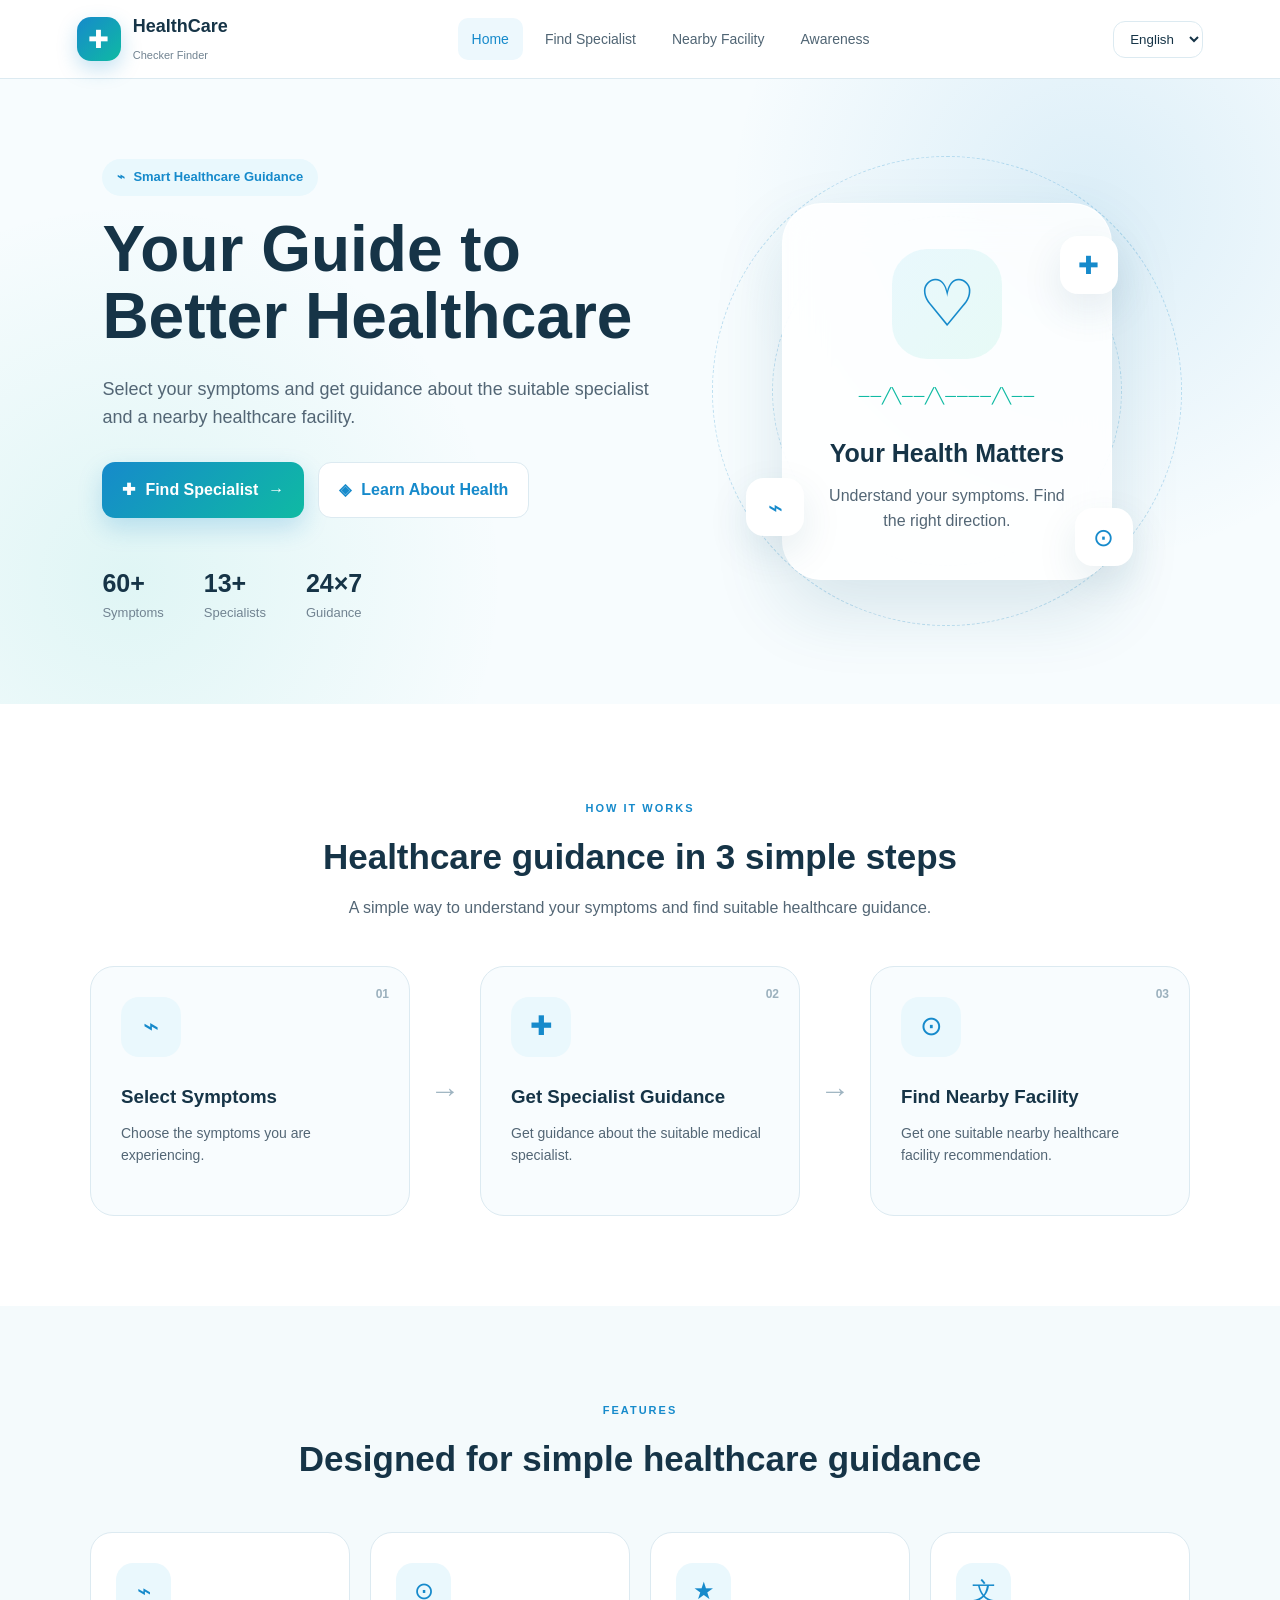
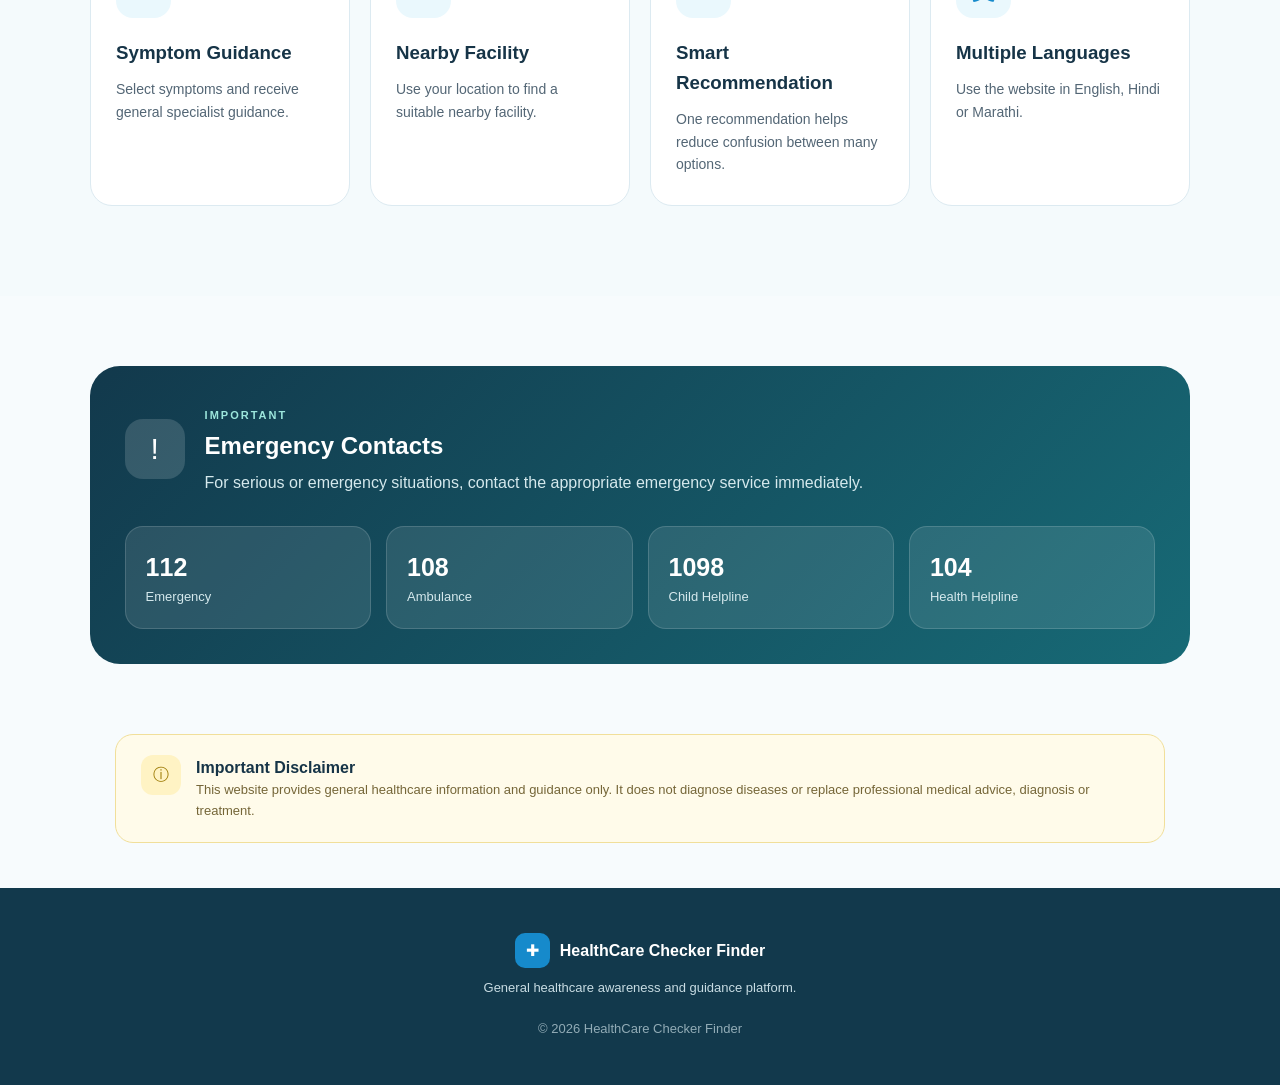
<file: index.html>
<!DOCTYPE html>
<html lang="en">
<head>
    <meta charset="UTF-8">
    <meta name="viewport" content="width=device-width, initial-scale=1.0">
    <title>Health Checker Finder</title>
    <link rel="stylesheet" href="style.css">
</head>

<body>

<header class="navbar">
    <div class="logo">
        <span class="logo-symbol">✚</span>
        <div>
            <strong>HealthCare</strong>
            <small>Checker Finder</small>
        </div>
    </div>

    <nav>
        <a href="index.html" class="active" data-i18n="navHome">Home</a>
        <a href="specialist.html" data-i18n="navSpecialist">Find Specialist</a>
        <a href="facilities.html" data-i18n="navFacilities">Nearby Facility</a>
        <a href="awareness.html" data-i18n="navAwareness">Awareness</a>
    </nav>

    <select id="languageSelect" class="language-select">
        <option value="en">English</option>
        <option value="hi">हिन्दी</option>
        <option value="mr">मराठी</option>
    </select>
</header>


<main>

    <section class="hero">

        <div class="hero-content">

            <div class="hero-badge">
                <span>⌁</span>
                <span data-i18n="heroBadge">Smart Healthcare Guidance</span>
            </div>

            <h1 data-i18n="heroTitle">
                Your Guide to
                <span>Better Healthcare</span>
            </h1>

            <p data-i18n="heroText">
                Select your symptoms and get guidance about the suitable
                specialist and a nearby healthcare facility.
            </p>

            <div class="hero-buttons">
                <a href="specialist.html" class="primary-btn">
                    <span>✚</span>
                    <span data-i18n="findSpecialist">Find Specialist</span>
                    <span>→</span>
                </a>

                <a href="awareness.html" class="secondary-btn">
                    <span>◈</span>
                    <span data-i18n="learnHealth">Learn About Health</span>
                </a>
            </div>

            <div class="hero-stats">

                <div>
                    <strong>60+</strong>
                    <span data-i18n="symptoms">Symptoms</span>
                </div>

                <div>
                    <strong>13+</strong>
                    <span data-i18n="specialists">Specialists</span>
                </div>

                <div>
                    <strong>24×7</strong>
                    <span data-i18n="guidance">Guidance</span>
                </div>

            </div>

        </div>


        <div class="hero-visual">

            <div class="health-orbit orbit-one"></div>
            <div class="health-orbit orbit-two"></div>

            <div class="health-card-main">

                <div class="heart-symbol">♡</div>

                <div class="pulse-line">
                    ──╱╲──╱╲────╱╲──
                </div>

                <h3 data-i18n="healthFirst">Your Health Matters</h3>

                <p data-i18n="healthFirstText">
                    Understand your symptoms. Find the right direction.
                </p>

            </div>

            <div class="floating-symbol symbol-one">✚</div>
            <div class="floating-symbol symbol-two">⌁</div>
            <div class="floating-symbol symbol-three">⊙</div>

        </div>

    </section>


    <section class="steps-section">

        <div class="section-heading">
            <span class="section-tag">HOW IT WORKS</span>

            <h2 data-i18n="howTitle">
                Healthcare guidance in 3 simple steps
            </h2>

            <p data-i18n="howText">
                A simple way to understand your symptoms and find suitable healthcare guidance.
            </p>
        </div>


        <div class="steps-container">

            <div class="step-card">
                <div class="step-number">01</div>
                <div class="step-icon">⌁</div>
                <h3 data-i18n="step1Title">Select Symptoms</h3>
                <p data-i18n="step1Text">
                    Choose the symptoms you are experiencing.
                </p>
            </div>


            <div class="step-arrow">→</div>


            <div class="step-card">
                <div class="step-number">02</div>
                <div class="step-icon">✚</div>
                <h3 data-i18n="step2Title">Get Specialist Guidance</h3>
                <p data-i18n="step2Text">
                    Get guidance about the suitable medical specialist.
                </p>
            </div>


            <div class="step-arrow">→</div>


            <div class="step-card">
                <div class="step-number">03</div>
                <div class="step-icon">⊙</div>
                <h3 data-i18n="step3Title">Find Nearby Facility</h3>
                <p data-i18n="step3Text">
                    Get one suitable nearby healthcare facility recommendation.
                </p>
            </div>

        </div>

    </section>


    <section class="features-section">

        <div class="section-heading">
            <span class="section-tag">FEATURES</span>

            <h2 data-i18n="featureTitle">
                Designed for simple healthcare guidance
            </h2>
        </div>


        <div class="feature-grid">

            <div class="feature-card">
                <div class="feature-icon">⌁</div>
                <h3 data-i18n="feature1Title">Symptom Guidance</h3>
                <p data-i18n="feature1Text">
                    Select symptoms and receive general specialist guidance.
                </p>
            </div>


            <div class="feature-card">
                <div class="feature-icon">⊙</div>
                <h3 data-i18n="feature2Title">Nearby Facility</h3>
                <p data-i18n="feature2Text">
                    Use your location to find a suitable nearby facility.
                </p>
            </div>


            <div class="feature-card">
                <div class="feature-icon">★</div>
                <h3 data-i18n="feature3Title">Smart Recommendation</h3>
                <p data-i18n="feature3Text">
                    One recommendation helps reduce confusion between many options.
                </p>
            </div>


            <div class="feature-card">
                <div class="feature-icon">文</div>
                <h3 data-i18n="feature4Title">Multiple Languages</h3>
                <p data-i18n="feature4Text">
                    Use the website in English, Hindi or Marathi.
                </p>
            </div>

        </div>

    </section>


    <section class="emergency-section">

        <div class="emergency-content">

            <div class="emergency-symbol">!</div>

            <div>
                <span class="section-tag">IMPORTANT</span>

                <h2 data-i18n="emergencyTitle">
                    Emergency Contacts
                </h2>

                <p data-i18n="emergencyText">
                    For serious or emergency situations, contact the appropriate emergency service immediately.
                </p>
            </div>

        </div>


        <div class="emergency-grid">

            <div class="emergency-card">
                <strong>112</strong>
                <span data-i18n="emergency112">Emergency</span>
            </div>

            <div class="emergency-card">
                <strong>108</strong>
                <span data-i18n="emergency108">Ambulance</span>
            </div>

            <div class="emergency-card">
                <strong>1098</strong>
                <span data-i18n="childHelpline">Child Helpline</span>
            </div>

            <div class="emergency-card">
                <strong>104</strong>
                <span data-i18n="medicalHelpline">Health Helpline</span>
            </div>

        </div>

    </section>


    <section class="disclaimer">

        <div class="disclaimer-symbol">ⓘ</div>

        <div>
            <strong data-i18n="disclaimerTitle">
                Important Disclaimer
            </strong>

            <p data-i18n="disclaimerText">
                This website provides general healthcare information and guidance only.
                It does not diagnose diseases or replace professional medical advice,
                diagnosis or treatment.
            </p>
        </div>

    </section>

</main>


<footer>

    <div class="footer-logo">
        <span>✚</span>
        <strong>HealthCare Checker Finder</strong>
    </div>

    <p data-i18n="footerText">
        General healthcare awareness and guidance platform.
    </p>

    <p class="copyright">
        © 2026 HealthCare Checker Finder
    </p>

</footer>


<script src="script.js"></script>

</body>
</html>
</file>
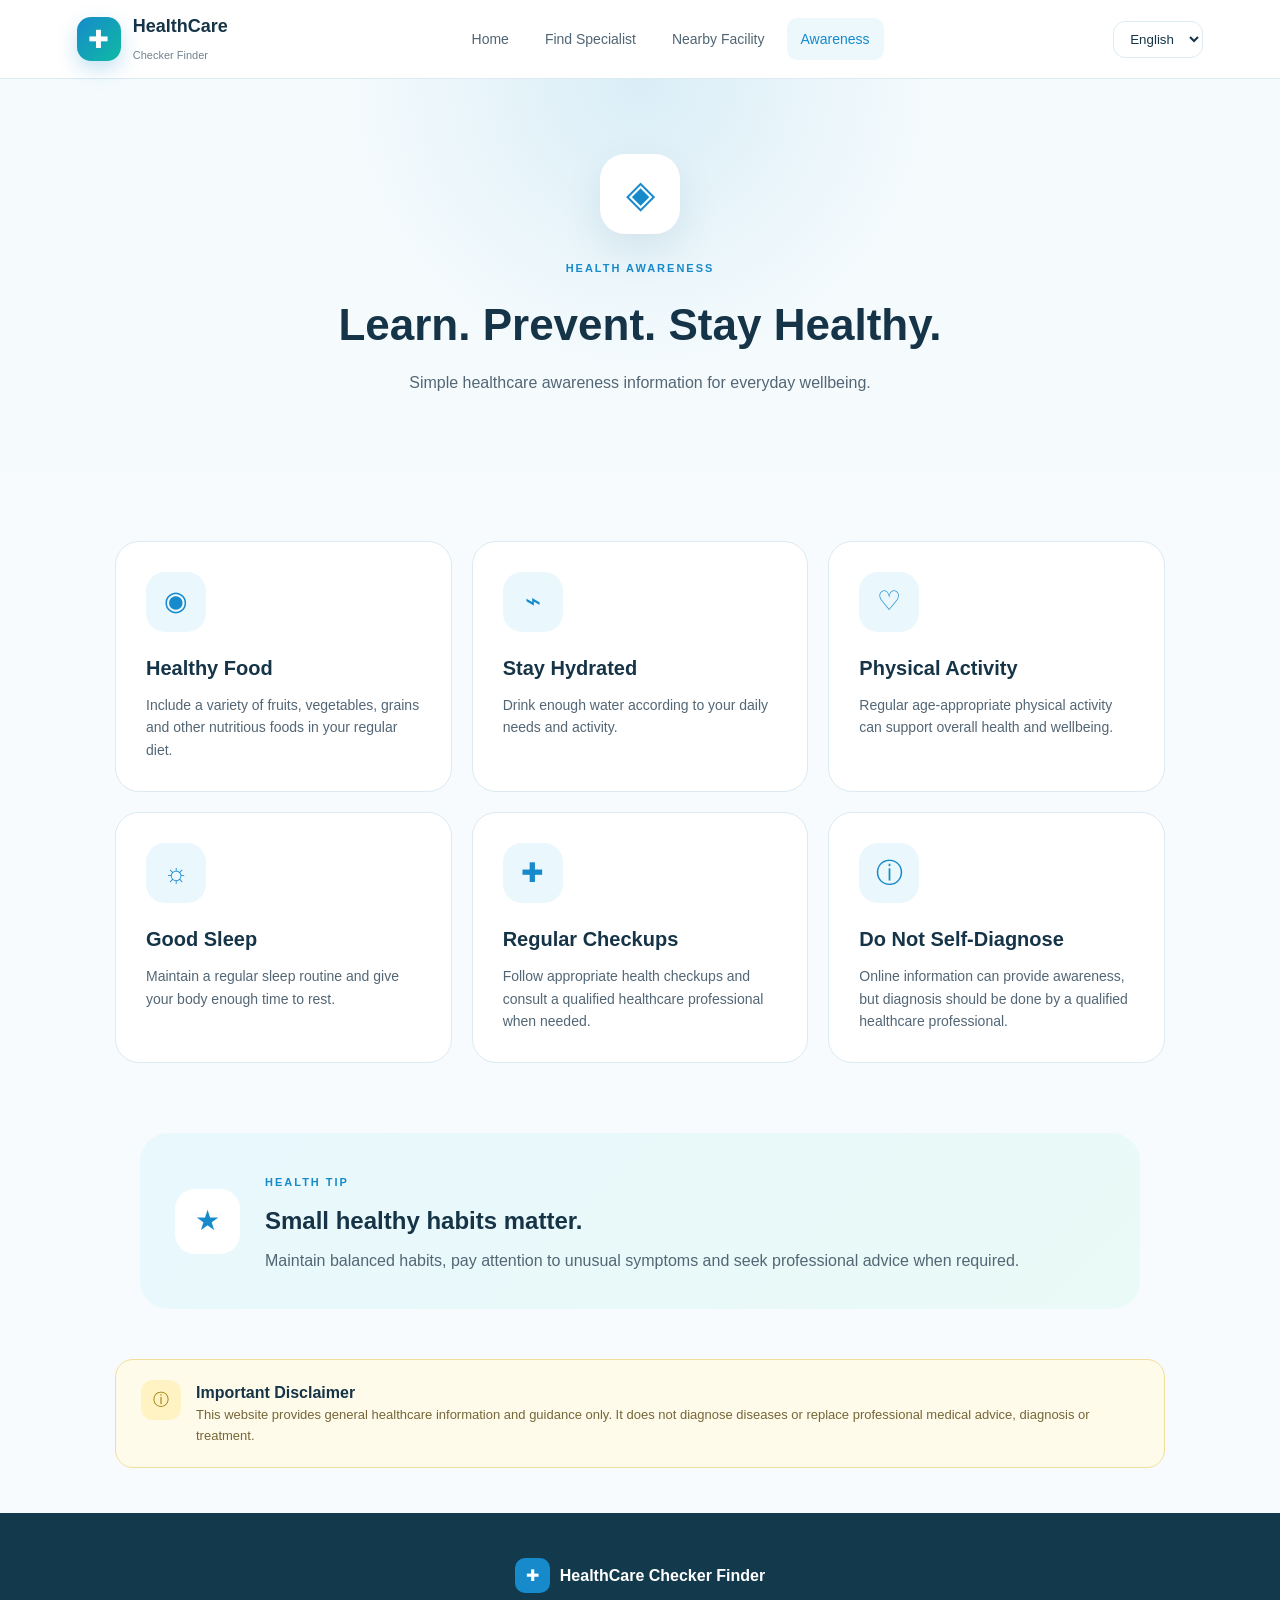
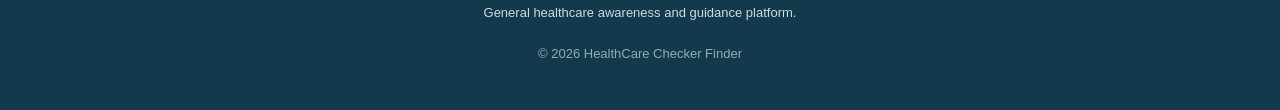
<file: awareness.html>
<!DOCTYPE html>
<html lang="en">

<head>

    <meta charset="UTF-8">

    <meta name="viewport"
          content="width=device-width, initial-scale=1.0">

    <title>Health Awareness | HealthCare Checker Finder</title>

    <link rel="stylesheet" href="style.css">

</head>


<body>

<header class="navbar">

    <div class="logo">

        <span class="logo-symbol">✚</span>

        <div>
            <strong>HealthCare</strong>
            <small>Checker Finder</small>
        </div>

    </div>


    <nav>

        <a href="index.html"
           data-i18n="navHome">
           Home
        </a>

        <a href="specialist.html"
           data-i18n="navSpecialist">
           Find Specialist
        </a>

        <a href="facilities.html"
           data-i18n="navFacilities">
           Nearby Facility
        </a>

        <a href="awareness.html"
           class="active"
           data-i18n="navAwareness">
           Awareness
        </a>

    </nav>


    <select id="languageSelect"
            class="language-select">

        <option value="en">English</option>

        <option value="hi">हिन्दी</option>

        <option value="mr">मराठी</option>

    </select>

</header>


<main>

<section class="page-hero">

    <div class="page-hero-symbol">
        ◈
    </div>

    <span class="section-tag">
        HEALTH AWARENESS
    </span>

    <h1 data-i18n="awarenessTitle">
        Learn. Prevent. Stay Healthy.
    </h1>

    <p data-i18n="awarenessText">
        Simple healthcare awareness information for everyday wellbeing.
    </p>

</section>


<section class="awareness-grid">


    <div class="awareness-card">

        <div class="awareness-icon">
            ◉
        </div>

        <h2 data-i18n="awareness1Title">
            Healthy Food
        </h2>

        <p data-i18n="awareness1Text">
            Include a variety of fruits, vegetables, grains and other
            nutritious foods in your regular diet.
        </p>

    </div>


    <div class="awareness-card">

        <div class="awareness-icon">
            ⌁
        </div>

        <h2 data-i18n="awareness2Title">
            Stay Hydrated
        </h2>

        <p data-i18n="awareness2Text">
            Drink enough water according to your daily needs and activity.
        </p>

    </div>


    <div class="awareness-card">

        <div class="awareness-icon">
            ♡
        </div>

        <h2 data-i18n="awareness3Title">
            Physical Activity
        </h2>

        <p data-i18n="awareness3Text">
            Regular age-appropriate physical activity can support
            overall health and wellbeing.
        </p>

    </div>


    <div class="awareness-card">

        <div class="awareness-icon">
            ☼
        </div>

        <h2 data-i18n="awareness4Title">
            Good Sleep
        </h2>

        <p data-i18n="awareness4Text">
            Maintain a regular sleep routine and give your body enough
            time to rest.
        </p>

    </div>


    <div class="awareness-card">

        <div class="awareness-icon">
            ✚
        </div>

        <h2 data-i18n="awareness5Title">
            Regular Checkups
        </h2>

        <p data-i18n="awareness5Text">
            Follow appropriate health checkups and consult a qualified
            healthcare professional when needed.
        </p>

    </div>


    <div class="awareness-card">

        <div class="awareness-icon">
            ⓘ
        </div>

        <h2 data-i18n="awareness6Title">
            Do Not Self-Diagnose
        </h2>

        <p data-i18n="awareness6Text">
            Online information can provide awareness, but diagnosis
            should be done by a qualified healthcare professional.
        </p>

    </div>

</section>


<section class="awareness-tip">

    <div class="tip-symbol">
        ★
    </div>

    <div>

        <span class="section-tag">
            HEALTH TIP
        </span>

        <h2 data-i18n="tipTitle">
            Small healthy habits matter.
        </h2>

        <p data-i18n="tipText">
            Maintain balanced habits, pay attention to unusual symptoms
            and seek professional advice when required.
        </p>

    </div>

</section>


<section class="disclaimer">

    <div class="disclaimer-symbol">
        ⓘ
    </div>

    <div>

        <strong data-i18n="disclaimerTitle">
            Important Disclaimer
        </strong>

        <p data-i18n="disclaimerText">
            This website provides general healthcare information and guidance only.
            It does not diagnose diseases or replace professional medical advice,
            diagnosis or treatment.
        </p>

    </div>

</section>

</main>


<footer>

    <div class="footer-logo">
        <span>✚</span>
        <strong>HealthCare Checker Finder</strong>
    </div>

    <p data-i18n="footerText">
        General healthcare awareness and guidance platform.
    </p>

    <p class="copyright">
        © 2026 HealthCare Checker Finder
    </p>

</footer>


<script src="script.js"></script>

</body>
</html>
</file>
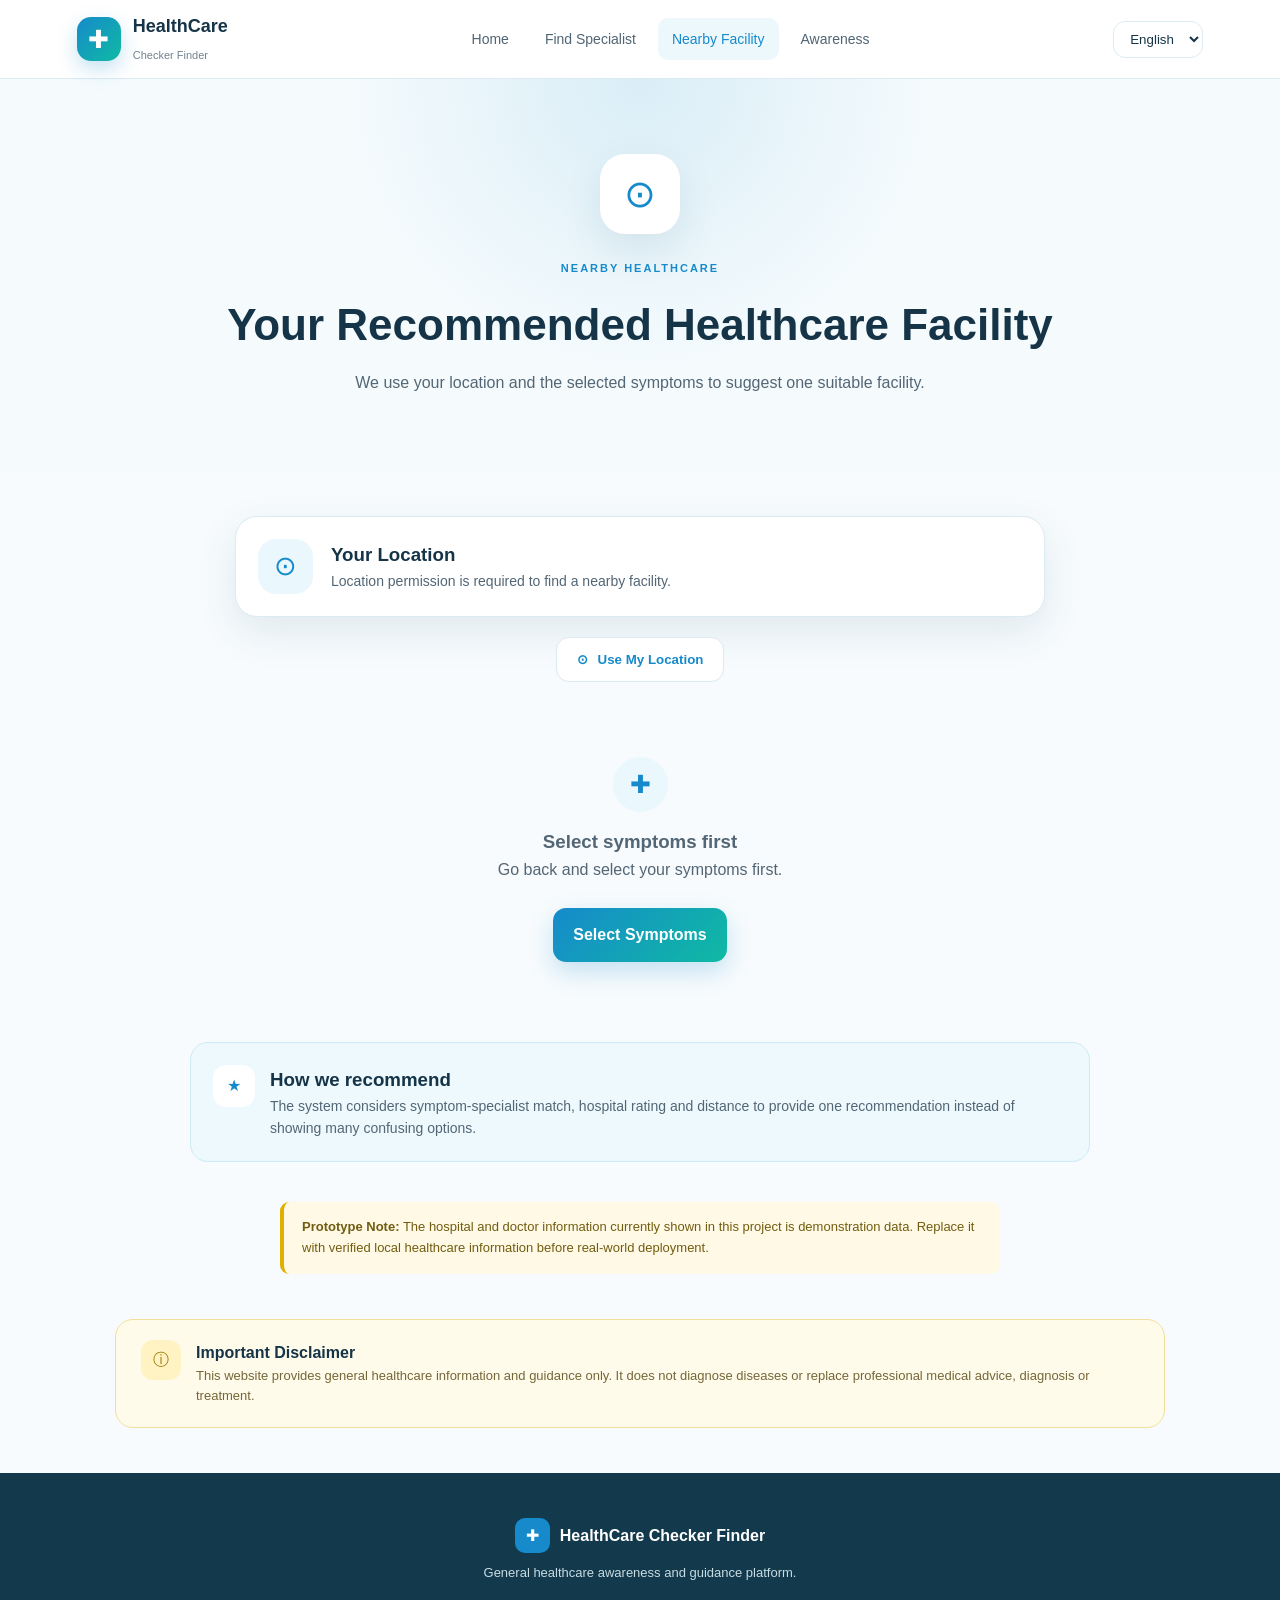
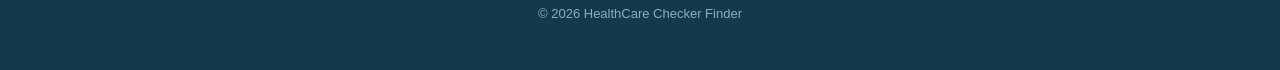
<file: facilities.html>
<!DOCTYPE html>
<html lang="en">
<head>

    <meta charset="UTF-8">

    <meta name="viewport"
          content="width=device-width, initial-scale=1.0">

    <title>Nearby Facility | HealthCare Checker Finder</title>

    <link rel="stylesheet" href="style.css">

</head>


<body>

<header class="navbar">

    <div class="logo">

        <span class="logo-symbol">✚</span>

        <div>
            <strong>HealthCare</strong>
            <small>Checker Finder</small>
        </div>

    </div>


    <nav>

        <a href="index.html"
           data-i18n="navHome">
           Home
        </a>

        <a href="specialist.html"
           data-i18n="navSpecialist">
           Find Specialist
        </a>

        <a href="facilities.html"
           class="active"
           data-i18n="navFacilities">
           Nearby Facility
        </a>

        <a href="awareness.html"
           data-i18n="navAwareness">
           Awareness
        </a>

    </nav>


    <select id="languageSelect"
            class="language-select">

        <option value="en">English</option>

        <option value="hi">हिन्दी</option>

        <option value="mr">मराठी</option>

    </select>

</header>


<main>

<section class="page-hero facility-hero">

    <div class="page-hero-symbol">
        ⊙
    </div>

    <span class="section-tag">
        NEARBY HEALTHCARE
    </span>

    <h1 data-i18n="facilityTitle">
        Your Recommended Healthcare Facility
    </h1>

    <p data-i18n="facilityText">
        We use your location and the selected symptoms to suggest one suitable facility.
    </p>

</section>


<section class="location-section">

    <div class="location-status-card">

        <div class="location-icon">
            ⊙
        </div>

        <div>

            <h3 data-i18n="locationTitle">
                Your Location
            </h3>

            <p id="locationStatus"
               data-i18n="locationWaiting">

                Location permission is required to find a nearby facility.
            </p>

        </div>

    </div>


    <button id="locationBtn"
            class="secondary-btn">

        <span>⊙</span>

        <span data-i18n="useLocation">
            Use My Location
        </span>

    </button>

</section>


<section id="facilitiesContainer"
         class="facilities-section">

    <div class="facility-loading">

        <div class="loading-symbol">
            ⌁
        </div>

        <p data-i18n="findingFacility">
            Finding a suitable healthcare facility...
        </p>

    </div>

</section>


<section class="recommendation-info">

    <div class="recommendation-info-icon">
        ★
    </div>

    <div>

        <h3 data-i18n="recommendationTitle">
            How we recommend
        </h3>

        <p data-i18n="recommendationText">
            The system considers symptom-specialist match, hospital rating
            and distance to provide one recommendation instead of showing
            many confusing options.
        </p>

    </div>

</section>


<div class="demo-note">

    <strong>Prototype Note:</strong>

    The hospital and doctor information currently shown in this project
    is demonstration data. Replace it with verified local healthcare
    information before real-world deployment.

</div>


<section class="disclaimer">

    <div class="disclaimer-symbol">
        ⓘ
    </div>

    <div>

        <strong data-i18n="disclaimerTitle">
            Important Disclaimer
        </strong>

        <p data-i18n="disclaimerText">
            This website provides general healthcare information and guidance only.
            It does not diagnose diseases or replace professional medical advice,
            diagnosis or treatment.
        </p>

    </div>

</section>

</main>


<footer>

    <div class="footer-logo">
        <span>✚</span>
        <strong>HealthCare Checker Finder</strong>
    </div>

    <p data-i18n="footerText">
        General healthcare awareness and guidance platform.
    </p>

    <p class="copyright">
        © 2026 HealthCare Checker Finder
    </p>

</footer>


<script src="script.js"></script>

</body>
</html>
</file>
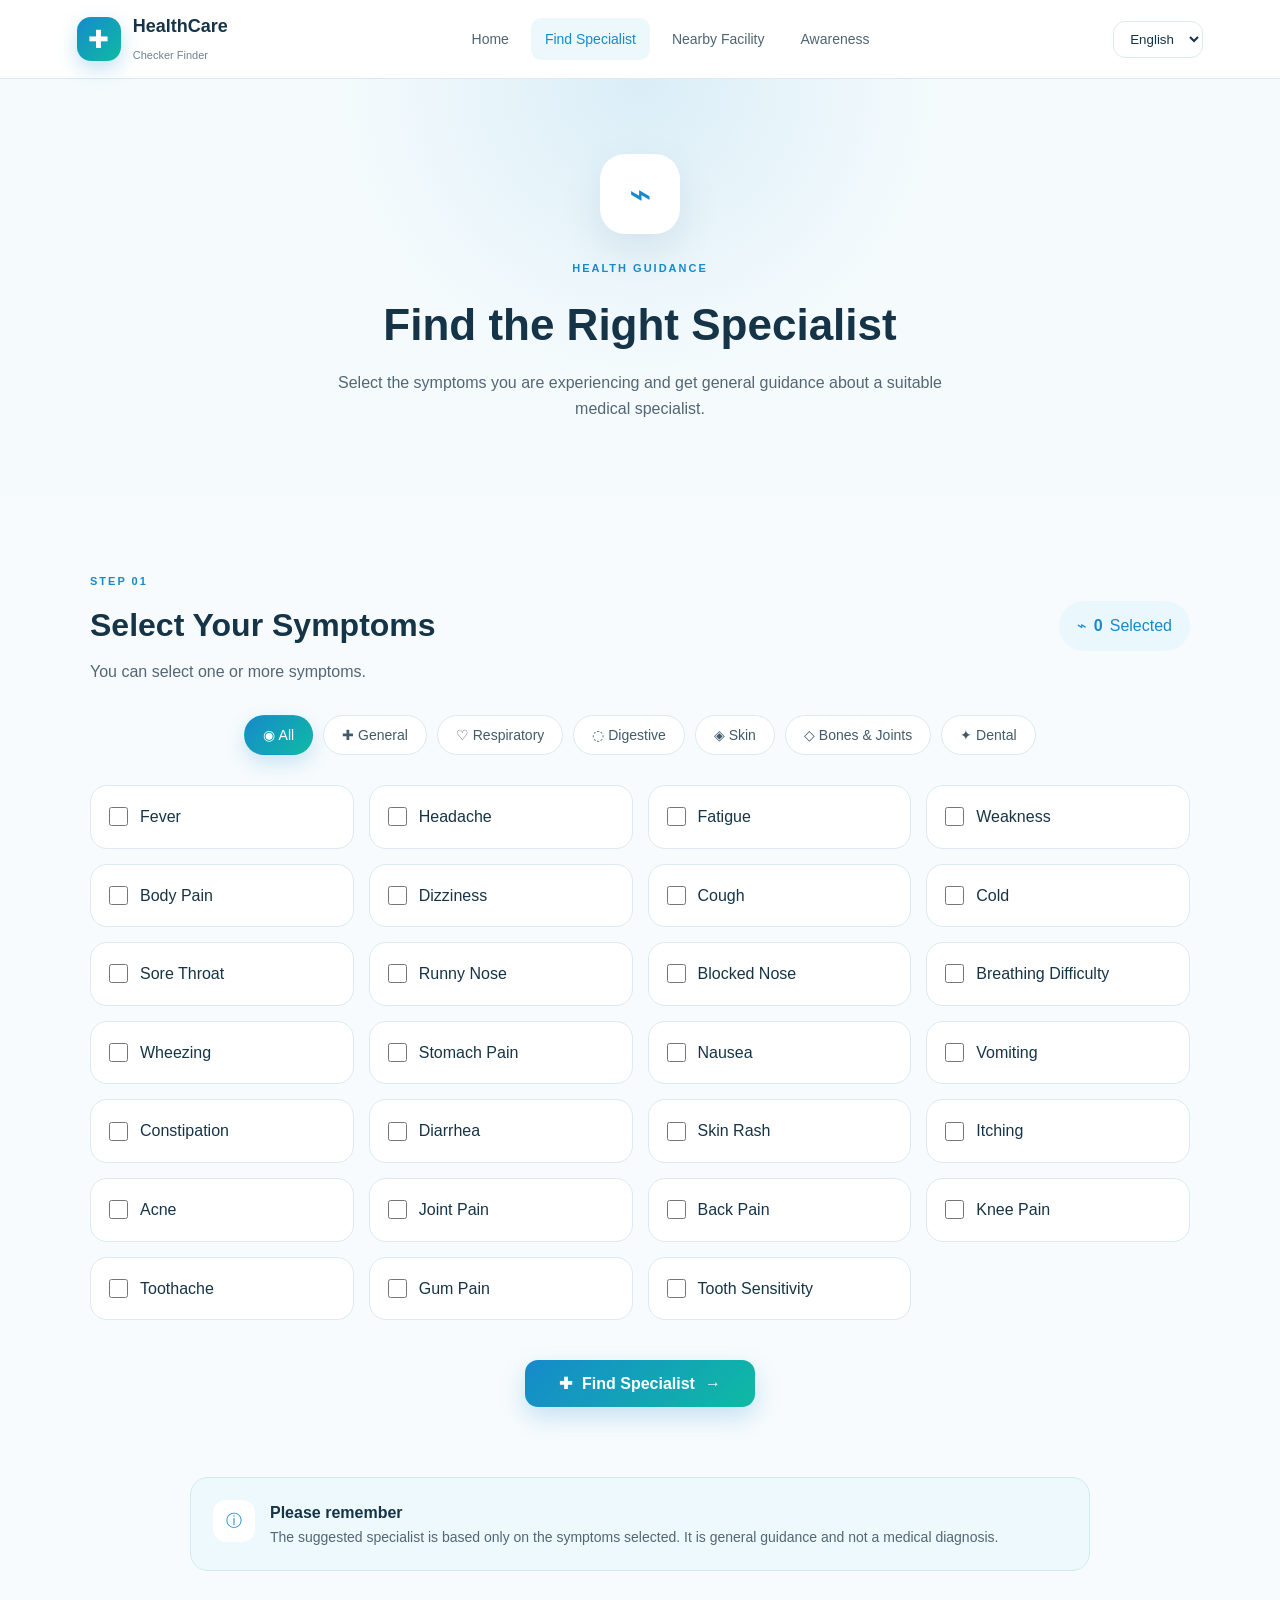
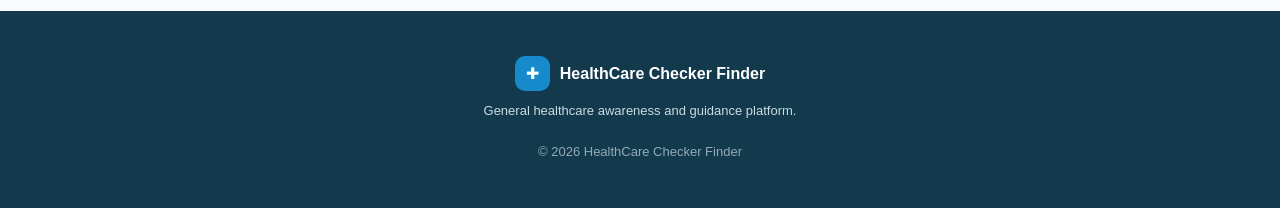
<file: specialist.html>
<!DOCTYPE html>
<html lang="en">
<head>
    <meta charset="UTF-8">
    <meta name="viewport" content="width=device-width, initial-scale=1.0">

    <title>Find Specialist | HealthCare Checker Finder</title>

    <link rel="stylesheet" href="style.css">
</head>

<body>

<header class="navbar">

    <div class="logo">
        <span class="logo-symbol">✚</span>

        <div>
            <strong>HealthCare</strong>
            <small>Checker Finder</small>
        </div>
    </div>


    <nav>
        <a href="index.html" data-i18n="navHome">Home</a>

        <a href="specialist.html"
           class="active"
           data-i18n="navSpecialist">
           Find Specialist
        </a>

        <a href="facilities.html"
           data-i18n="navFacilities">
           Nearby Facility
        </a>

        <a href="awareness.html"
           data-i18n="navAwareness">
           Awareness
        </a>
    </nav>


    <select id="languageSelect" class="language-select">

        <option value="en">English</option>

        <option value="hi">हिन्दी</option>

        <option value="mr">मराठी</option>

    </select>

</header>


<main>

<section class="page-hero">

    <div class="page-hero-symbol">
        ⌁
    </div>

    <span class="section-tag">
        HEALTH GUIDANCE
    </span>

    <h1 data-i18n="specialistPageTitle">
        Find the Right Specialist
    </h1>

    <p data-i18n="specialistPageText">
        Select the symptoms you are experiencing and get general guidance
        about a suitable medical specialist.
    </p>

</section>


<section class="symptom-section">

    <div class="selection-header">

        <div>
            <span class="section-tag">STEP 01</span>

            <h2 data-i18n="selectSymptoms">
                Select Your Symptoms
            </h2>

            <p data-i18n="selectSymptomsText">
                You can select one or more symptoms.
            </p>
        </div>


        <div class="selected-counter">

            <span>⌁</span>

            <strong id="selectedCount">0</strong>

            <span data-i18n="selected">
                Selected
            </span>

        </div>

    </div>


    <div class="category-buttons">

        <button type="button"
                class="category-btn active"
                data-category="all">

            ◉ All

        </button>


        <button type="button"
                class="category-btn"
                data-category="general">

            ✚ General

        </button>


        <button type="button"
                class="category-btn"
                data-category="respiratory">

            ♡ Respiratory

        </button>


        <button type="button"
                class="category-btn"
                data-category="digestive">

            ◌ Digestive

        </button>


        <button type="button"
                class="category-btn"
                data-category="skin">

            ◈ Skin

        </button>


        <button type="button"
                class="category-btn"
                data-category="bones">

            ◇ Bones & Joints

        </button>


        <button type="button"
                class="category-btn"
                data-category="dental">

            ✦ Dental

        </button>

    </div>


    <div id="symptomsGrid" class="symptoms-grid"></div>


    <div class="find-specialist-area">

        <button id="findSpecialistBtn"
                class="primary-btn large-btn">

            <span>✚</span>

            <span data-i18n="findSpecialist">
                Find Specialist
            </span>

            <span>→</span>

        </button>

    </div>

</section>


<section class="guidance-note">

    <div class="note-symbol">
        ⓘ
    </div>

    <div>

        <strong data-i18n="guidanceNoteTitle">
            Please remember
        </strong>

        <p data-i18n="guidanceNoteText">
            The suggested specialist is based only on the symptoms selected.
            It is general guidance and not a medical diagnosis.
        </p>

    </div>

</section>

</main>


<footer>

    <div class="footer-logo">
        <span>✚</span>
        <strong>HealthCare Checker Finder</strong>
    </div>

    <p data-i18n="footerText">
        General healthcare awareness and guidance platform.
    </p>

    <p class="copyright">
        © 2026 HealthCare Checker Finder
    </p>

</footer>


<script src="script.js"></script>

</body>
</html>
</file>
<file: style.css>
* {
    margin: 0;
    padding: 0;
    box-sizing: border-box;
}

:root {
    --primary: #168acb;
    --primary-dark: #096d9f;
    --secondary: #0fbaa3;
    --dark: #163447;
    --text: #536675;
    --light: #f3f9fc;
    --white: #ffffff;
    --border: #dceaf1;
    --shadow: 0 15px 40px rgba(22, 80, 110, 0.10);
}

body {
    font-family: Arial, Helvetica, sans-serif;
    background: #f7fbfd;
    color: var(--dark);
    line-height: 1.6;
}


/* ================= NAVBAR ================= */

.navbar {
    width: 100%;
    min-height: 78px;
    background: rgba(255,255,255,0.96);
    border-bottom: 1px solid var(--border);
    display: flex;
    align-items: center;
    justify-content: space-between;
    padding: 12px 6%;
    position: sticky;
    top: 0;
    z-index: 1000;
    backdrop-filter: blur(15px);
}

.logo {
    display: flex;
    align-items: center;
    gap: 12px;
}

.logo-symbol {
    width: 44px;
    height: 44px;
    background: linear-gradient(135deg, #168acb, #0fbaa3);
    color: white;
    border-radius: 14px;
    display: flex;
    align-items: center;
    justify-content: center;
    font-size: 25px;
    box-shadow: 0 8px 20px rgba(22,138,203,0.25);
}

.logo strong {
    display: block;
    font-size: 18px;
}

.logo small {
    color: #718391;
    font-size: 11px;
}

.navbar nav {
    display: flex;
    align-items: center;
    gap: 8px;
}

.navbar nav a {
    text-decoration: none;
    color: #506574;
    padding: 10px 14px;
    border-radius: 10px;
    font-size: 14px;
    transition: 0.25s;
}

.navbar nav a:hover,
.navbar nav a.active {
    color: var(--primary);
    background: #edf8fd;
}

.language-select {
    border: 1px solid var(--border);
    border-radius: 12px;
    padding: 9px 12px;
    background: white;
    color: var(--dark);
    cursor: pointer;
}


/* ================= HERO ================= */

.hero {
    min-height: 620px;
    padding: 80px 8%;
    display: grid;
    grid-template-columns: 1.1fr 0.9fr;
    align-items: center;
    gap: 50px;
    background:
        radial-gradient(circle at 85% 20%, rgba(22,138,203,0.12), transparent 30%),
        radial-gradient(circle at 10% 80%, rgba(15,186,163,0.10), transparent 30%),
        #f7fcfe;
}

.hero-badge {
    width: fit-content;
    padding: 8px 15px;
    border-radius: 30px;
    background: #e9f8fd;
    color: var(--primary);
    font-size: 13px;
    font-weight: bold;
    display: flex;
    gap: 8px;
    margin-bottom: 20px;
}

.hero h1 {
    font-size: clamp(42px, 5vw, 70px);
    line-height: 1.05;
    max-width: 720px;
    margin-bottom: 24px;
}

.hero h1 span {
    color: var(--primary);
    display: block;
}

.hero-content > p {
    max-width: 620px;
    color: var(--text);
    font-size: 18px;
    margin-bottom: 30px;
}

.hero-buttons {
    display: flex;
    gap: 14px;
    flex-wrap: wrap;
}

.primary-btn,
.secondary-btn {
    border: none;
    text-decoration: none;
    padding: 14px 20px;
    border-radius: 13px;
    display: inline-flex;
    align-items: center;
    justify-content: center;
    gap: 10px;
    font-weight: bold;
    cursor: pointer;
    transition: 0.25s;
}

.primary-btn {
    background: linear-gradient(135deg, #168acb, #0fbaa3);
    color: white;
    box-shadow: 0 10px 25px rgba(22,138,203,0.22);
}

.primary-btn:hover {
    transform: translateY(-3px);
    box-shadow: 0 15px 30px rgba(22,138,203,0.28);
}

.secondary-btn {
    background: white;
    color: var(--primary);
    border: 1px solid var(--border);
}

.secondary-btn:hover {
    transform: translateY(-3px);
    border-color: var(--primary);
}

.large-btn {
    min-width: 230px;
    font-size: 16px;
}

.hero-stats {
    display: flex;
    gap: 40px;
    margin-top: 45px;
}

.hero-stats div {
    display: flex;
    flex-direction: column;
}

.hero-stats strong {
    font-size: 25px;
    color: var(--dark);
}

.hero-stats span {
    color: #718391;
    font-size: 13px;
}


/* ================= HERO VISUAL ================= */

.hero-visual {
    min-height: 430px;
    position: relative;
    display: flex;
    align-items: center;
    justify-content: center;
}

.health-card-main {
    width: 330px;
    min-height: 350px;
    background: rgba(255,255,255,0.85);
    border: 1px solid rgba(255,255,255,0.9);
    border-radius: 40px;
    padding: 45px 35px;
    text-align: center;
    box-shadow: 0 30px 70px rgba(22,90,120,0.14);
    backdrop-filter: blur(20px);
    position: relative;
    z-index: 3;
}

.heart-symbol {
    width: 110px;
    height: 110px;
    margin: 0 auto 25px;
    border-radius: 35px;
    background: linear-gradient(135deg, #e9f8fd, #e7faf6);
    color: var(--primary);
    font-size: 65px;
    display: flex;
    align-items: center;
    justify-content: center;
}

.pulse-line {
    color: var(--secondary);
    font-size: 15px;
    margin-bottom: 25px;
    letter-spacing: 1px;
}

.health-card-main h3 {
    font-size: 25px;
    margin-bottom: 10px;
}

.health-card-main p {
    color: var(--text);
}

.health-orbit {
    position: absolute;
    border: 1px dashed rgba(22,138,203,0.25);
    border-radius: 50%;
}

.orbit-one {
    width: 470px;
    height: 470px;
}

.orbit-two {
    width: 350px;
    height: 350px;
}

.floating-symbol {
    position: absolute;
    width: 58px;
    height: 58px;
    border-radius: 18px;
    display: flex;
    align-items: center;
    justify-content: center;
    background: white;
    color: var(--primary);
    box-shadow: var(--shadow);
    font-size: 25px;
    z-index: 5;
}

.symbol-one {
    top: 60px;
    right: 60px;
}

.symbol-two {
    bottom: 70px;
    left: 30px;
}

.symbol-three {
    bottom: 40px;
    right: 45px;
}


/* ================= COMMON ================= */

.section-heading {
    text-align: center;
    max-width: 750px;
    margin: 0 auto 45px;
}

.section-tag {
    color: var(--primary);
    font-size: 11px;
    font-weight: bold;
    letter-spacing: 2px;
}

.section-heading h2 {
    font-size: 35px;
    margin: 10px 0;
}

.section-heading p {
    color: var(--text);
}


/* ================= STEPS ================= */

.steps-section {
    padding: 90px 7%;
    background: white;
}

.steps-container {
    max-width: 1100px;
    margin: auto;
    display: grid;
    grid-template-columns: 1fr auto 1fr auto 1fr;
    align-items: center;
    gap: 20px;
}

.step-card {
    background: #f8fcfe;
    border: 1px solid var(--border);
    padding: 30px;
    border-radius: 24px;
    position: relative;
    min-height: 250px;
    transition: 0.25s;
}

.step-card:hover {
    transform: translateY(-7px);
    box-shadow: var(--shadow);
}

.step-number {
    position: absolute;
    top: 18px;
    right: 20px;
    font-size: 12px;
    color: #9bb0bd;
    font-weight: bold;
}

.step-icon {
    width: 60px;
    height: 60px;
    border-radius: 18px;
    background: #eaf8fd;
    color: var(--primary);
    display: flex;
    align-items: center;
    justify-content: center;
    font-size: 27px;
    margin-bottom: 25px;
}

.step-card h3 {
    margin-bottom: 10px;
}

.step-card p {
    color: var(--text);
    font-size: 14px;
}

.step-arrow {
    font-size: 30px;
    color: #9eb4c1;
}


/* ================= FEATURES ================= */

.features-section {
    padding: 90px 7%;
    background: #f4fafc;
}

.feature-grid {
    max-width: 1100px;
    margin: auto;
    display: grid;
    grid-template-columns: repeat(4, 1fr);
    gap: 20px;
}

.feature-card {
    background: white;
    padding: 30px 25px;
    border-radius: 22px;
    border: 1px solid var(--border);
    transition: 0.25s;
}

.feature-card:hover {
    transform: translateY(-6px);
    box-shadow: var(--shadow);
}

.feature-icon {
    width: 55px;
    height: 55px;
    border-radius: 17px;
    background: #eaf8fd;
    color: var(--primary);
    display: flex;
    align-items: center;
    justify-content: center;
    font-size: 24px;
    margin-bottom: 20px;
}

.feature-card h3 {
    margin-bottom: 10px;
}

.feature-card p {
    color: var(--text);
    font-size: 14px;
}


/* ================= EMERGENCY ================= */

.emergency-section {
    margin: 70px 7%;
    padding: 35px;
    border-radius: 30px;
    background: linear-gradient(135deg, #12394c, #176a76);
    color: white;
}

.emergency-content {
    display: flex;
    align-items: center;
    gap: 20px;
    margin-bottom: 30px;
}

.emergency-symbol {
    width: 60px;
    height: 60px;
    border-radius: 18px;
    background: rgba(255,255,255,0.15);
    display: flex;
    align-items: center;
    justify-content: center;
    font-size: 30px;
}

.emergency-content .section-tag {
    color: #9ce6dc;
}

.emergency-content p {
    color: #d5e9ed;
    margin-top: 5px;
}

.emergency-grid {
    display: grid;
    grid-template-columns: repeat(4, 1fr);
    gap: 15px;
}

.emergency-card {
    background: rgba(255,255,255,0.1);
    border: 1px solid rgba(255,255,255,0.15);
    padding: 20px;
    border-radius: 18px;
    display: flex;
    flex-direction: column;
}

.emergency-card strong {
    font-size: 25px;
}

.emergency-card span {
    color: #d5e9ed;
    font-size: 13px;
}


/* ================= DISCLAIMER ================= */

.disclaimer {
    max-width: 1050px;
    margin: 45px auto;
    padding: 20px 25px;
    display: flex;
    gap: 15px;
    background: #fffbea;
    border: 1px solid #f1df9a;
    border-radius: 18px;
}

.disclaimer-symbol {
    width: 40px;
    height: 40px;
    min-width: 40px;
    border-radius: 12px;
    background: #fff3c4;
    color: #9b7800;
    display: flex;
    align-items: center;
    justify-content: center;
}

.disclaimer p {
    color: #756638;
    font-size: 13px;
}


/* ================= PAGE HERO ================= */

.page-hero {
    padding: 75px 20px;
    text-align: center;
    background:
        radial-gradient(circle at 50% 0%, rgba(22,138,203,0.12), transparent 40%),
        #f5fbfd;
}

.page-hero-symbol {
    width: 80px;
    height: 80px;
    margin: 0 auto 20px;
    border-radius: 25px;
    background: white;
    color: var(--primary);
    display: flex;
    align-items: center;
    justify-content: center;
    font-size: 38px;
    box-shadow: var(--shadow);
}

.page-hero h1 {
    font-size: 44px;
    margin: 10px 0;
}

.page-hero p {
    max-width: 650px;
    margin: auto;
    color: var(--text);
}


/* ================= SPECIALIST ================= */

.symptom-section {
    max-width: 1150px;
    margin: 70px auto;
    padding: 0 25px;
}

.selection-header {
    display: flex;
    justify-content: space-between;
    align-items: center;
    gap: 20px;
    margin-bottom: 30px;
}

.selection-header h2 {
    font-size: 32px;
    margin: 8px 0;
}

.selection-header p {
    color: var(--text);
}

.selected-counter {
    display: flex;
    align-items: center;
    gap: 7px;
    background: #eaf8fd;
    color: var(--primary);
    padding: 12px 18px;
    border-radius: 25px;
    white-space: nowrap;
}

.category-buttons {
    display: flex;
    justify-content: center;
    align-items: center;
    flex-wrap: wrap;
    gap: 10px;
    margin: 30px auto;
}

.category-btn {
    padding: 11px 18px;
    border-radius: 25px;
    border: 1px solid var(--border);
    background: white;
    color: #425b6b;
    cursor: pointer;
    transition: 0.25s;
    font-size: 14px;
}

.category-btn:hover {
    transform: translateY(-2px);
    border-color: var(--primary);
}

.category-btn.active {
    background: linear-gradient(135deg, #168acb, #0fbaa3);
    color: white;
    border-color: transparent;
    box-shadow: 0 8px 20px rgba(22,138,203,0.2);
}

.symptoms-grid {
    display: grid;
    grid-template-columns: repeat(4, 1fr);
    gap: 15px;
}

.symptom-item {
    background: white;
    border: 1px solid var(--border);
    border-radius: 17px;
    padding: 18px;
    cursor: pointer;
    display: flex;
    align-items: center;
    gap: 12px;
    transition: 0.2s;
}

.symptom-item:hover {
    transform: translateY(-3px);
    box-shadow: var(--shadow);
    border-color: #b8ddeb;
}

.symptom-item input {
    width: 19px;
    height: 19px;
    accent-color: var(--primary);
}

.find-specialist-area {
    text-align: center;
    margin-top: 40px;
}

.guidance-note,
.recommendation-info {
    max-width: 900px;
    margin: 40px auto;
    padding: 22px;
    border-radius: 18px;
    background: #edf9fd;
    border: 1px solid #cdebf5;
    display: flex;
    gap: 15px;
}

.note-symbol,
.recommendation-info-icon {
    width: 42px;
    height: 42px;
    min-width: 42px;
    background: white;
    color: var(--primary);
    border-radius: 13px;
    display: flex;
    justify-content: center;
    align-items: center;
}

.guidance-note p,
.recommendation-info p {
    color: var(--text);
    font-size: 14px;
}


/* ================= FACILITIES ================= */

.location-section {
    max-width: 850px;
    margin: 45px auto 20px;
    text-align: center;
    padding: 0 20px;
}

.location-status-card {
    background: white;
    border: 1px solid var(--border);
    border-radius: 22px;
    padding: 22px;
    display: flex;
    align-items: center;
    text-align: left;
    gap: 18px;
    box-shadow: var(--shadow);
}

.location-icon {
    width: 55px;
    height: 55px;
    min-width: 55px;
    border-radius: 18px;
    background: #eaf8fd;
    color: var(--primary);
    display: flex;
    justify-content: center;
    align-items: center;
    font-size: 27px;
}

#locationStatus {
    color: var(--text);
    font-size: 14px;
}

.location-section .secondary-btn {
    margin-top: 20px;
}

.facilities-section {
    width: 100%;
    max-width: 900px;
    margin: 35px auto;
    padding: 0 20px;
}

.facility-loading {
    text-align: center;
    padding: 40px;
    color: var(--text);
}

.loading-symbol {
    width: 55px;
    height: 55px;
    margin: 0 auto 15px;
    border-radius: 50%;
    background: #eaf8fd;
    color: var(--primary);
    display: flex;
    align-items: center;
    justify-content: center;
    font-size: 25px;
    animation: pulse 1.5s infinite;
}

@keyframes pulse {
    50% {
        transform: scale(1.1);
        opacity: 0.6;
    }
}


/* HOSPITAL CARD */

.hospital-card {
    width: 100%;
    max-width: 720px;
    margin: 30px auto;
    background: white;
    border-radius: 28px;
    padding: 30px;
    display: flex;
    align-items: flex-start;
    gap: 22px;
    border: 1px solid var(--border);
    box-shadow: 0 18px 45px rgba(20,80,120,0.12);
    position: relative;
    overflow: hidden;
}

.hospital-card::before {
    content: "";
    position: absolute;
    left: 0;
    top: 0;
    bottom: 0;
    width: 6px;
    background: linear-gradient(#168acb, #0fbaa3);
}

.hospital-icon {
    min-width: 68px;
    height: 68px;
    border-radius: 21px;
    background: linear-gradient(135deg, #e8f7fd, #e8faf7);
    color: var(--primary);
    display: flex;
    align-items: center;
    justify-content: center;
    font-size: 34px;
}

.hospital-content {
    flex: 1;
}

.recommended-label {
    display: inline-block;
    padding: 5px 11px;
    border-radius: 20px;
    background: #e7f7ef;
    color: #188653;
    font-size: 12px;
    font-weight: bold;
}

.hospital-content h3 {
    margin: 10px 0 7px;
    font-size: 25px;
    color: var(--dark);
}

.hospital-content p {
    margin: 8px 0;
    color: var(--text);
    font-size: 14px;
}

.specialist-name {
    color: var(--primary) !important;
    font-size: 16px !important;
    font-weight: bold;
}

.rating {
    display: inline-flex;
    gap: 5px;
    align-items: center;
    background: #fff8df;
    color: #876b00;
    padding: 7px 12px;
    border-radius: 20px;
    margin: 7px 0;
    font-weight: bold;
}

.hospital-details {
    display: flex;
    flex-wrap: wrap;
    gap: 8px;
    margin-top: 12px;
}

.detail-pill {
    background: #f3f8fa;
    border: 1px solid var(--border);
    padding: 7px 10px;
    border-radius: 10px;
    color: #536675;
    font-size: 12px;
}

.directions-btn {
    display: inline-flex;
    margin-top: 16px;
    padding: 11px 18px;
    border-radius: 11px;
    background: var(--primary);
    color: white;
    text-decoration: none;
    font-weight: bold;
    transition: 0.2s;
}

.directions-btn:hover {
    background: var(--primary-dark);
    transform: translateY(-2px);
}

.demo-note {
    max-width: 720px;
    margin: 25px auto;
    padding: 15px 18px;
    background: #fff9e5;
    border-left: 4px solid #dfb000;
    border-radius: 9px;
    color: #715d11;
    font-size: 13px;
}


/* ================= AWARENESS ================= */

.awareness-grid {
    max-width: 1100px;
    margin: 70px auto;
    padding: 0 25px;
    display: grid;
    grid-template-columns: repeat(3, 1fr);
    gap: 20px;
}

.awareness-card {
    background: white;
    border: 1px solid var(--border);
    border-radius: 24px;
    padding: 30px;
    transition: 0.25s;
}

.awareness-card:hover {
    transform: translateY(-6px);
    box-shadow: var(--shadow);
}

.awareness-icon {
    width: 60px;
    height: 60px;
    border-radius: 19px;
    background: #eaf8fd;
    color: var(--primary);
    display: flex;
    justify-content: center;
    align-items: center;
    font-size: 27px;
    margin-bottom: 20px;
}

.awareness-card h2 {
    font-size: 20px;
    margin-bottom: 10px;
}

.awareness-card p {
    color: var(--text);
    font-size: 14px;
}

.awareness-tip {
    max-width: 1000px;
    margin: 50px auto;
    padding: 35px;
    border-radius: 28px;
    background: linear-gradient(135deg, #e9f8fd, #eafaf6);
    display: flex;
    align-items: center;
    gap: 25px;
}

.tip-symbol {
    width: 65px;
    height: 65px;
    min-width: 65px;
    border-radius: 20px;
    background: white;
    color: var(--primary);
    display: flex;
    align-items: center;
    justify-content: center;
    font-size: 28px;
}

.awareness-tip h2 {
    margin: 8px 0;
}

.awareness-tip p {
    color: var(--text);
}


/* ================= FOOTER ================= */

footer {
    background: #12394c;
    color: white;
    padding: 45px 7%;
    text-align: center;
}

.footer-logo {
    display: flex;
    justify-content: center;
    align-items: center;
    gap: 10px;
    margin-bottom: 10px;
}

.footer-logo span {
    width: 35px;
    height: 35px;
    border-radius: 10px;
    background: #168acb;
    display: flex;
    align-items: center;
    justify-content: center;
}

footer p {
    color: #c8dce3;
    font-size: 13px;
}

.copyright {
    margin-top: 20px;
    opacity: 0.7;
}


/* ================= MOBILE ================= */

@media (max-width: 1000px) {

    .navbar {
        flex-wrap: wrap;
        gap: 12px;
    }

    .navbar nav {
        order: 3;
        width: 100%;
        overflow-x: auto;
        justify-content: center;
    }

    .hero {
        grid-template-columns: 1fr;
        text-align: center;
    }

    .hero-badge {
        margin-left: auto;
        margin-right: auto;
    }

    .hero-content > p {
        margin-left: auto;
        margin-right: auto;
    }

    .hero-buttons,
    .hero-stats {
        justify-content: center;
    }

    .feature-grid {
        grid-template-columns: repeat(2, 1fr);
    }

    .symptoms-grid {
        grid-template-columns: repeat(2, 1fr);
    }

    .steps-container {
        grid-template-columns: 1fr;
    }

    .step-arrow {
        display: none;
    }

    .emergency-grid {
        grid-template-columns: repeat(2, 1fr);
    }

    .awareness-grid {
        grid-template-columns: repeat(2, 1fr);
    }
}


@media (max-width: 650px) {

    .navbar {
        padding: 12px 4%;
    }

    .navbar nav a {
        font-size: 12px;
        padding: 8px 9px;
    }

    .language-select {
        padding: 7px;
    }

    .hero {
        padding: 55px 5%;
    }

    .hero h1 {
        font-size: 42px;
    }

    .hero-stats {
        gap: 20px;
    }

    .hero-visual {
        min-height: 370px;
    }

    .health-card-main {
        width: 280px;
    }

    .orbit-one {
        width: 330px;
        height: 330px;
    }

    .orbit-two {
        width: 280px;
        height: 280px;
    }

    .floating-symbol {
        display: none;
    }

    .section-heading h2 {
        font-size: 28px;
    }

    .feature-grid,
    .awareness-grid {
        grid-template-columns: 1fr;
    }

    .emergency-grid {
        grid-template-columns: 1fr 1fr;
    }

    .selection-header {
        flex-direction: column;
        align-items: flex-start;
    }

    .symptoms-grid {
        grid-template-columns: 1fr;
    }

    .hospital-card {
        flex-direction: column;
        padding: 25px;
    }

    .hospital-icon {
        min-width: 58px;
        width: 58px;
        height: 58px;
    }

    .page-hero h1 {
        font-size: 35px;
    }

    .awareness-tip {
        margin: 30px 20px;
        padding: 25px;
        align-items: flex-start;
    }
}
</file>
